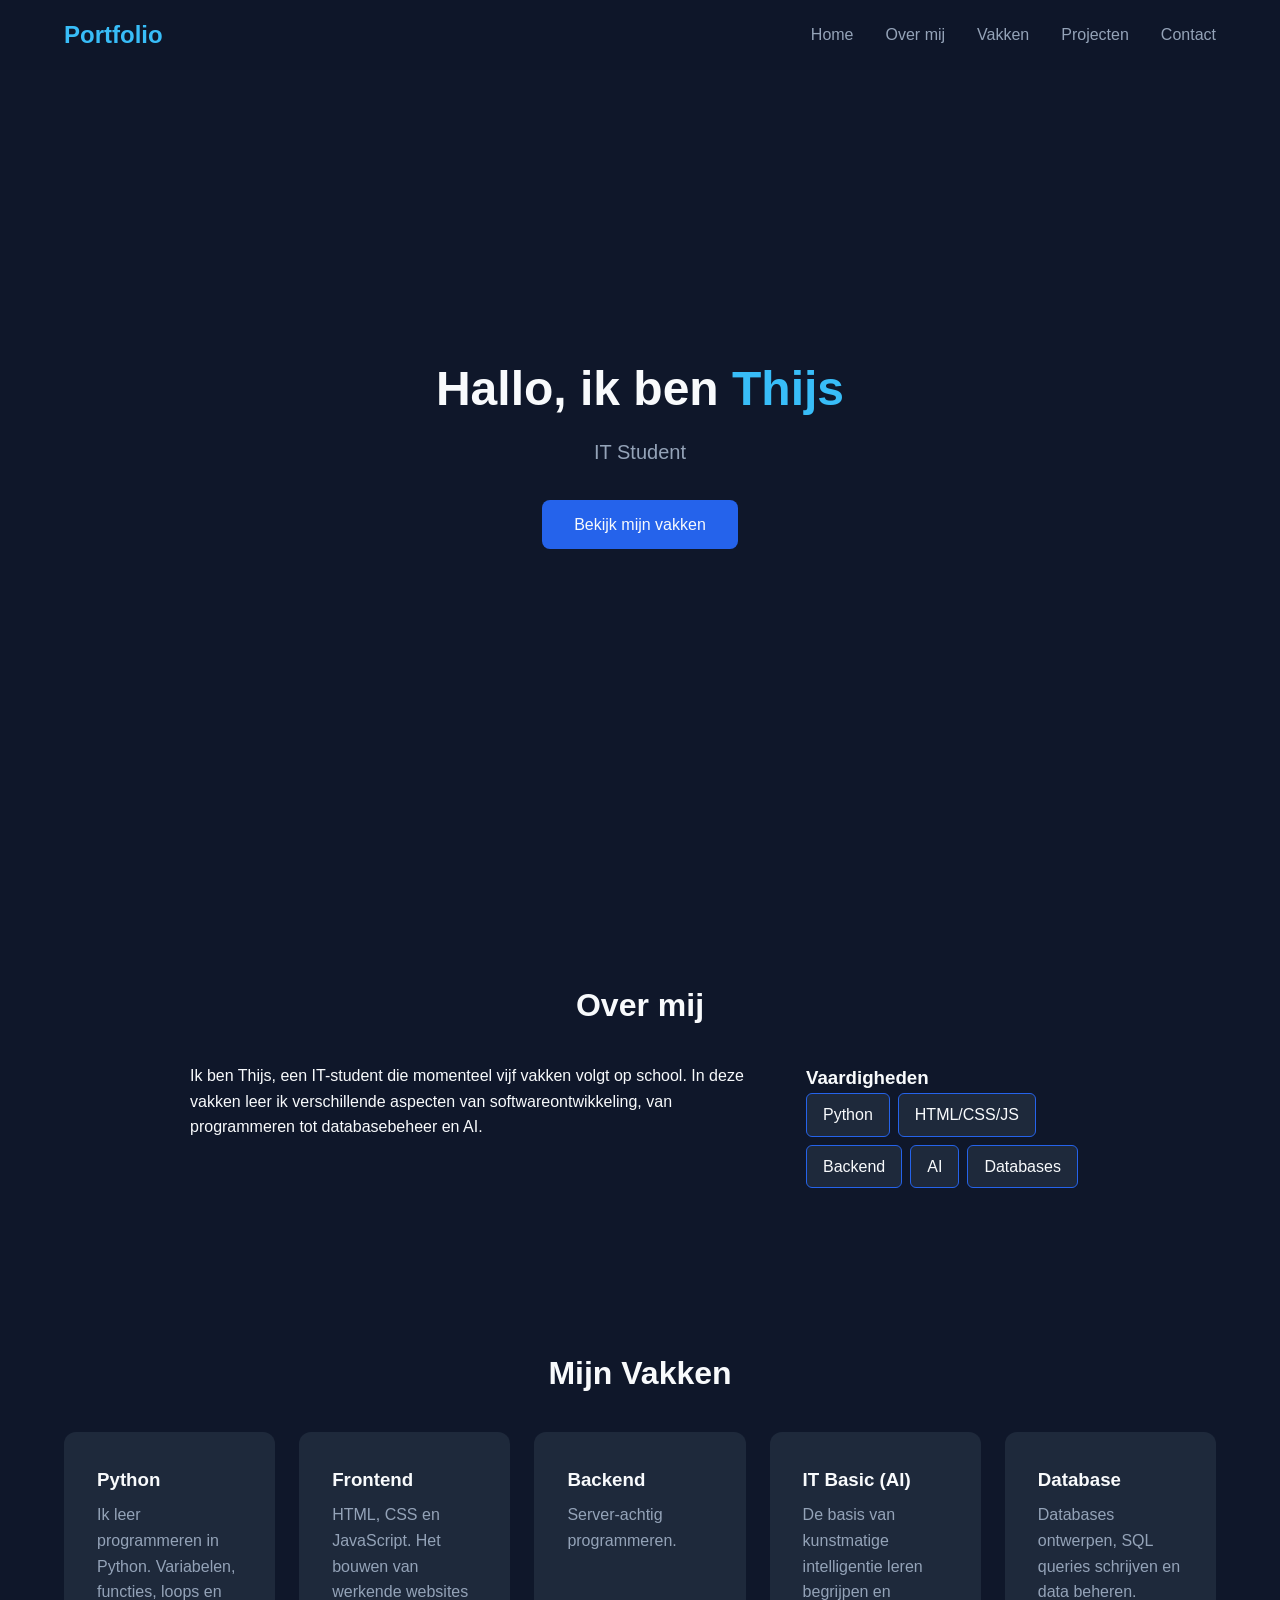
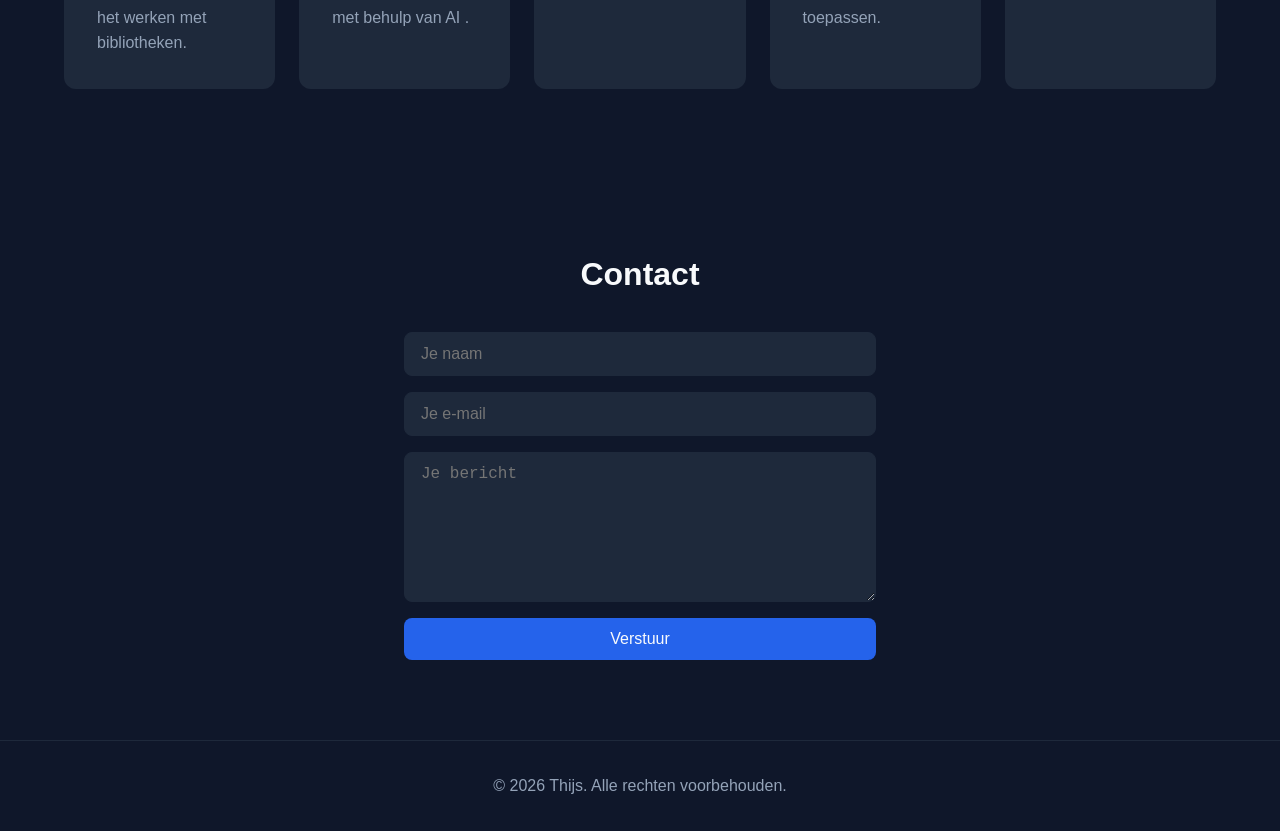
<file: index.html>
<!DOCTYPE html>
<html lang="nl">

<head>
    <meta charset="UTF-8">
    <meta name="viewport" content="width=device-width, initial-scale=1.0">
    <title>Mijn Portfolio</title>
    <link rel="stylesheet" href="css/style.css">
</head>

<body>
    <header>
        <nav>
            <a class="logo" href="index.html">Portfolio</a>
            <ul class="nav-links">
                <li><a href="#home">Home</a></li>
                <li><a href="#about">Over mij</a></li>
                <li><a href="#subjects">Vakken</a></li>
                <li><a href="projecten.html">Projecten</a></li>
                <li><a href="#contact">Contact</a></li>
            </ul>
            <div class="hamburger" id="hamburger">
                <span></span>
                <span></span>
                <span></span>
            </div>
        </nav>
    </header>

    <main>
        <section id="home" class="hero">
            <h1>Hallo, ik ben <span class="highlight">Thijs</span></h1>
            <p>IT Student</p>
            <a href="#subjects" class="cta-button">Bekijk mijn vakken</a>
        </section>

        <section id="about" class="about">
            <h2>Over mij</h2>
            <div class="about-content">
                <div class="about-text">
                    <p>Ik ben Thijs, een IT-student die momenteel vijf vakken volgt op school.
                        In deze vakken leer ik verschillende aspecten van softwareontwikkeling,
                        van programmeren tot databasebeheer en AI.</p>
                </div>
                <div class="skills">
                    <h3>Vaardigheden</h3>
                    <ul>
                        <li>Python</li>
                        <li>HTML/CSS/JS</li>
                        <li>Backend</li>
                        <li>AI</li>
                        <li>Databases</li>
                    </ul>
                </div>
            </div>
        </section>

        <section id="subjects" class="projects">
            <h2>Mijn Vakken</h2>
            <div class="project-grid">
                <div class="project-card">
                    <h3>Python</h3>
                    <p>Ik leer programmeren in Python. Variabelen, functies, loops en het werken met bibliotheken.</p>
                </div>
                <div class="project-card">
                    <h3>Frontend</h3>
                    <p>HTML, CSS en JavaScript. Het bouwen van werkende websites met behulp van AI .</p>
                </div>
                <div class="project-card">
                    <h3>Backend</h3>
                    <p>Server-achtig programmeren.</p>
                </div>
                <div class="project-card">
                    <h3>IT Basic (AI)</h3>
                    <p>De basis van kunstmatige intelligentie leren begrijpen en toepassen.</p>
                </div>
                <div class="project-card">
                    <h3>Database</h3>
                    <p>Databases ontwerpen, SQL queries schrijven en data beheren.</p>
                </div>
            </div>
        </section>

        <section id="contact" class="contact">
            <h2>Contact</h2>
            <form id="contact-form">
                <input type="text" placeholder="Je naam" required>
                <input type="email" placeholder="Je e-mail" required>
                <textarea placeholder="Je bericht" required></textarea>
                <button type="submit">Verstuur</button>
            </form>
        </section>
    </main>

    <footer>
        <p>&copy; 2026 Thijs. Alle rechten voorbehouden.</p>
    </footer>

    <script src="js/script.js"></script>
</body>

</html>
</file>
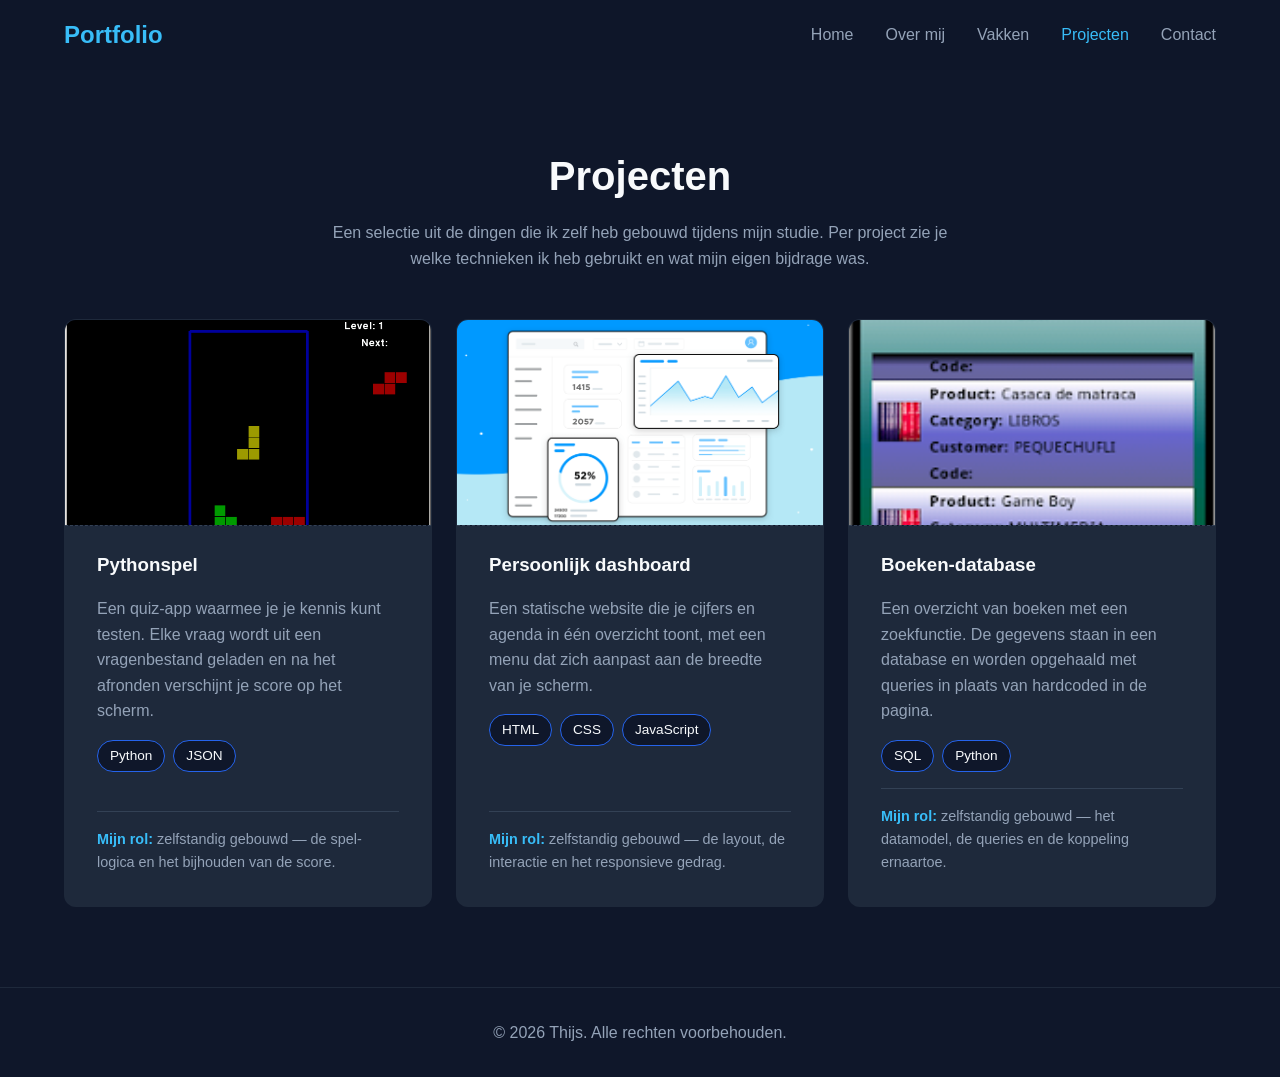
<file: projecten.html>
<!DOCTYPE html>
<html lang="nl">

<head>
    <meta charset="UTF-8">
    <meta name="viewport" content="width=device-width, initial-scale=1.0">
    <title>Projecten | Mijn Portfolio</title>
    <link rel="stylesheet" href="css/style.css">
</head>

<body class="projects-page">
    <header>
        <nav>
            <a class="logo" href="index.html">Portfolio</a>
            <ul class="nav-links">
                <li><a href="index.html#home">Home</a></li>
                <li><a href="index.html#about">Over mij</a></li>
                <li><a href="index.html#subjects">Vakken</a></li>
                <li><a href="projecten.html" aria-current="page">Projecten</a></li>
                <li><a href="index.html#contact">Contact</a></li>
            </ul>
            <div class="hamburger" id="hamburger">
                <span></span>
                <span></span>
                <span></span>
            </div>
        </nav>
    </header>

    <main>
        <section class="page-intro">
            <h1>Projecten</h1>
            <p>Een selectie uit de dingen die ik zelf heb gebouwd tijdens mijn studie. Per project
                zie je welke technieken ik heb gebruikt en wat mijn eigen bijdrage was.</p>
        </section>

        <section class="projects-list">
            <div class="projects-grid">
                <article class="work-card">
                    <div class="project-shot">
                        <img src="images/tetromino_screenshot.png" alt="Schermafbeelding van de pythonspel">
                    </div>
                    <div class="work-card-body">
                        <h3>Pythonspel</h3>
                        <p>Een quiz-app waarmee je je kennis kunt testen. Elke vraag wordt uit een
                            vragenbestand geladen en na het afronden verschijnt je score op het scherm.</p>
                        <ul class="tech-tags">
                            <li>Python</li>
                            <li>JSON</li>
                        </ul>
                        <p class="project-role"><strong>Mijn rol:</strong> zelfstandig gebouwd — de spel-logica
                            en het bijhouden van de score.</p>
                    </div>
                </article>

                <article class="work-card">
                    <div class="project-shot">
                        <img src="images/6-best-practices-for-Dashboard-Design-Justinmind-header.png" alt="Schermafbeelding van het persoonlijke dashboard">
                    </div>
                    <div class="work-card-body">
                        <h3>Persoonlijk dashboard</h3>
                        <p>Een statische website die je cijfers en agenda in één overzicht toont, met een
                            menu dat zich aanpast aan de breedte van je scherm.</p>
                        <ul class="tech-tags">
                            <li>HTML</li>
                            <li>CSS</li>
                            <li>JavaScript</li>
                        </ul>
                        <p class="project-role"><strong>Mijn rol:</strong> zelfstandig gebouwd — de layout,
                            de interactie en het responsieve gedrag.</p>
                    </div>
                </article>

                <article class="work-card">
                    <div class="project-shot">
                        <img src="images/unnamed.webp" alt="Schermafbeelding van de boeken-database">
                    </div>
                    <div class="work-card-body">
                        <h3>Boeken-database</h3>
                        <p>Een overzicht van boeken met een zoekfunctie. De gegevens staan in een database
                            en worden opgehaald met queries in plaats van hardcoded in de pagina.</p>
                        <ul class="tech-tags">
                            <li>SQL</li>
                            <li>Python</li>
                        </ul>
                        <p class="project-role"><strong>Mijn rol:</strong> zelfstandig gebouwd — het
                            datamodel, de queries en de koppeling ernaartoe.</p>
                    </div>
                </article>
            </div>
        </section>
    </main>

    <footer>
        <p>&copy; 2026 Thijs. Alle rechten voorbehouden.</p>
    </footer>

    <script src="js/script.js"></script>
</body>

</html>
</file>
<file: css/style.css>
* {
    margin: 0;
    padding: 0;
    box-sizing: border-box;
}

:root {
    --primary: #2563eb;
    --primary-dark: #1d4ed8;
    --bg: #0f172a;
    --bg-light: #1e293b;
    --text: #f8fafc;
    --text-muted: #94a3b8;
    --accent: #38bdf8;
}

html {
    scroll-behavior: smooth;
}

body {
    font-family: 'Segoe UI', Tahoma, Geneva, Verdana, sans-serif;
    background-color: var(--bg);
    color: var(--text);
    line-height: 1.6;
}

/* Navigation */
nav {
    display: flex;
    justify-content: space-between;
    align-items: center;
    padding: 1rem 5%;
    position: fixed;
    width: 100%;
    top: 0;
    background-color: rgba(15, 23, 42, 0.95);
    backdrop-filter: blur(10px);
    z-index: 100;
}

.logo {
    font-size: 1.5rem;
    font-weight: 700;
    color: var(--accent);
}

.nav-links {
    display: flex;
    list-style: none;
    gap: 2rem;
}

.nav-links a {
    color: var(--text-muted);
    text-decoration: none;
    transition: color 0.3s;
}

.nav-links a:hover {
    color: var(--accent);
}

.hamburger {
    display: none;
    flex-direction: column;
    cursor: pointer;
    gap: 5px;
}

.hamburger span {
    width: 25px;
    height: 3px;
    background-color: var(--text);
    transition: 0.3s;
}

/* Hero Section */
.hero {
    min-height: 100vh;
    display: flex;
    flex-direction: column;
    justify-content: center;
    align-items: center;
    text-align: center;
    padding: 0 5%;
}

.hero h1 {
    font-size: 3rem;
    margin-bottom: 0.5rem;
}

.highlight {
    color: var(--accent);
}

.hero p {
    font-size: 1.25rem;
    color: var(--text-muted);
    margin-bottom: 2rem;
}

.cta-button {
    padding: 0.75rem 2rem;
    background-color: var(--primary);
    color: var(--text);
    text-decoration: none;
    border-radius: 8px;
    transition: background-color 0.3s, transform 0.3s;
}

.cta-button:hover {
    background-color: var(--primary-dark);
    transform: translateY(-2px);
}

/* Sections */
section {
    padding: 5rem 5%;
}

section h2 {
    font-size: 2rem;
    margin-bottom: 2rem;
    text-align: center;
}

/* About */
.about-content {
    display: grid;
    grid-template-columns: 2fr 1fr;
    gap: 3rem;
    max-width: 900px;
    margin: 0 auto;
}

.skills ul {
    list-style: none;
    display: flex;
    flex-wrap: wrap;
    gap: 0.5rem;
}

.skills li {
    background-color: var(--bg-light);
    padding: 0.5rem 1rem;
    border-radius: 6px;
    border: 1px solid var(--primary);
}

/* Vakken */
.project-grid {
    display: grid;
    grid-template-columns: repeat(auto-fit, minmax(200px, 1fr));
    gap: 1.5rem;
    max-width: 1200px;
    margin: 0 auto;
}

.project-card {
    background-color: var(--bg-light);
    padding: 2rem;
    border-radius: 12px;
    border: 1px solid transparent;
    transition: border-color 0.3s, transform 0.3s;
}

.project-card:hover {
    border-color: var(--accent);
    transform: translateY(-4px);
}

.project-card h3 {
    margin-bottom: 0.5rem;
}

.project-card p {
    color: var(--text-muted);
}

/* Contact */
.contact {
    max-width: 600px;
    margin: 0 auto;
}

#contact-form {
    display: flex;
    flex-direction: column;
    gap: 1rem;
}

#contact-form input,
#contact-form textarea {
    padding: 0.75rem 1rem;
    border: 1px solid var(--bg-light);
    border-radius: 8px;
    background-color: var(--bg-light);
    color: var(--text);
    font-size: 1rem;
}

#contact-form input:focus,
#contact-form textarea:focus {
    outline: none;
    border-color: var(--accent);
}

#contact-form textarea {
    min-height: 150px;
    resize: vertical;
}

#contact-form button {
    padding: 0.75rem;
    background-color: var(--primary);
    color: var(--text);
    border: none;
    border-radius: 8px;
    font-size: 1rem;
    cursor: pointer;
    transition: background-color 0.3s;
}

#contact-form button:hover {
    background-color: var(--primary-dark);
}

/* Footer */
footer {
    text-align: center;
    padding: 2rem;
    color: var(--text-muted);
    border-top: 1px solid var(--bg-light);
}

/* Logo als link */
.logo {
    text-decoration: none;
}

/* Actieve pagina in het menu */
.nav-links a[aria-current="page"] {
    color: var(--accent);
}

/* Projectenpagina */
.page-intro {
    padding-top: 9rem;
    padding-bottom: 0;
}

.page-intro h1 {
    font-size: 2.5rem;
    margin-bottom: 0.75rem;
    text-align: center;
}

.page-intro p {
    max-width: 640px;
    margin: 0 auto;
    text-align: center;
    color: var(--text-muted);
}

.projects-list {
    padding-top: 3rem;
}

.projects-grid {
    display: grid;
    grid-template-columns: repeat(auto-fit, minmax(280px, 1fr));
    gap: 1.5rem;
    max-width: 1200px;
    margin: 0 auto;
}

.work-card {
    display: flex;
    flex-direction: column;
    background-color: var(--bg-light);
    border: 1px solid transparent;
    border-radius: 12px;
    overflow: hidden;
    transition: border-color 0.3s, transform 0.3s;
}

.work-card:hover {
    border-color: var(--accent);
    transform: translateY(-4px);
}

.project-shot {
    aspect-ratio: 16 / 9;
    background-color: var(--bg);
    border-bottom: 1px dashed #334155;
    overflow: hidden;
}

.project-shot img {
    display: block;
    width: 100%;
    height: 100%;
    object-fit: cover;
}

.work-card-body {
    flex: 1;
    display: flex;
    flex-direction: column;
    gap: 1rem;
    padding: 1.5rem 2rem 2rem;
}

.work-card h3 {
    margin-bottom: 0;
}

.work-card p {
    color: var(--text-muted);
}

.tech-tags {
    list-style: none;
    display: flex;
    flex-wrap: wrap;
    gap: 0.5rem;
}

.tech-tags li {
    background-color: var(--bg);
    border: 1px solid var(--primary);
    border-radius: 999px;
    padding: 0.25rem 0.75rem;
    font-size: 0.85rem;
    color: var(--text);
}

.project-role {
    margin-top: auto;
    padding-top: 1rem;
    border-top: 1px solid #334155;
    font-size: 0.9rem;
}

.project-role strong {
    color: var(--accent);
    font-weight: 600;
}

/* Responsive */
@media (max-width: 768px) {
    .hamburger {
        display: flex;
    }

    .nav-links {
        display: none;
        position: absolute;
        top: 100%;
        left: 0;
        width: 100%;
        flex-direction: column;
        background-color: var(--bg);
        padding: 1rem 5%;
        gap: 1rem;
    }

    .nav-links.active {
        display: flex;
    }

    .hero h1 {
        font-size: 2rem;
    }

    .about-content {
        grid-template-columns: 1fr;
    }

    .page-intro h1 {
        font-size: 1.75rem;
    }

    .work-card-body {
        padding: 1.25rem 1.5rem 1.5rem;
    }
}
</file>
